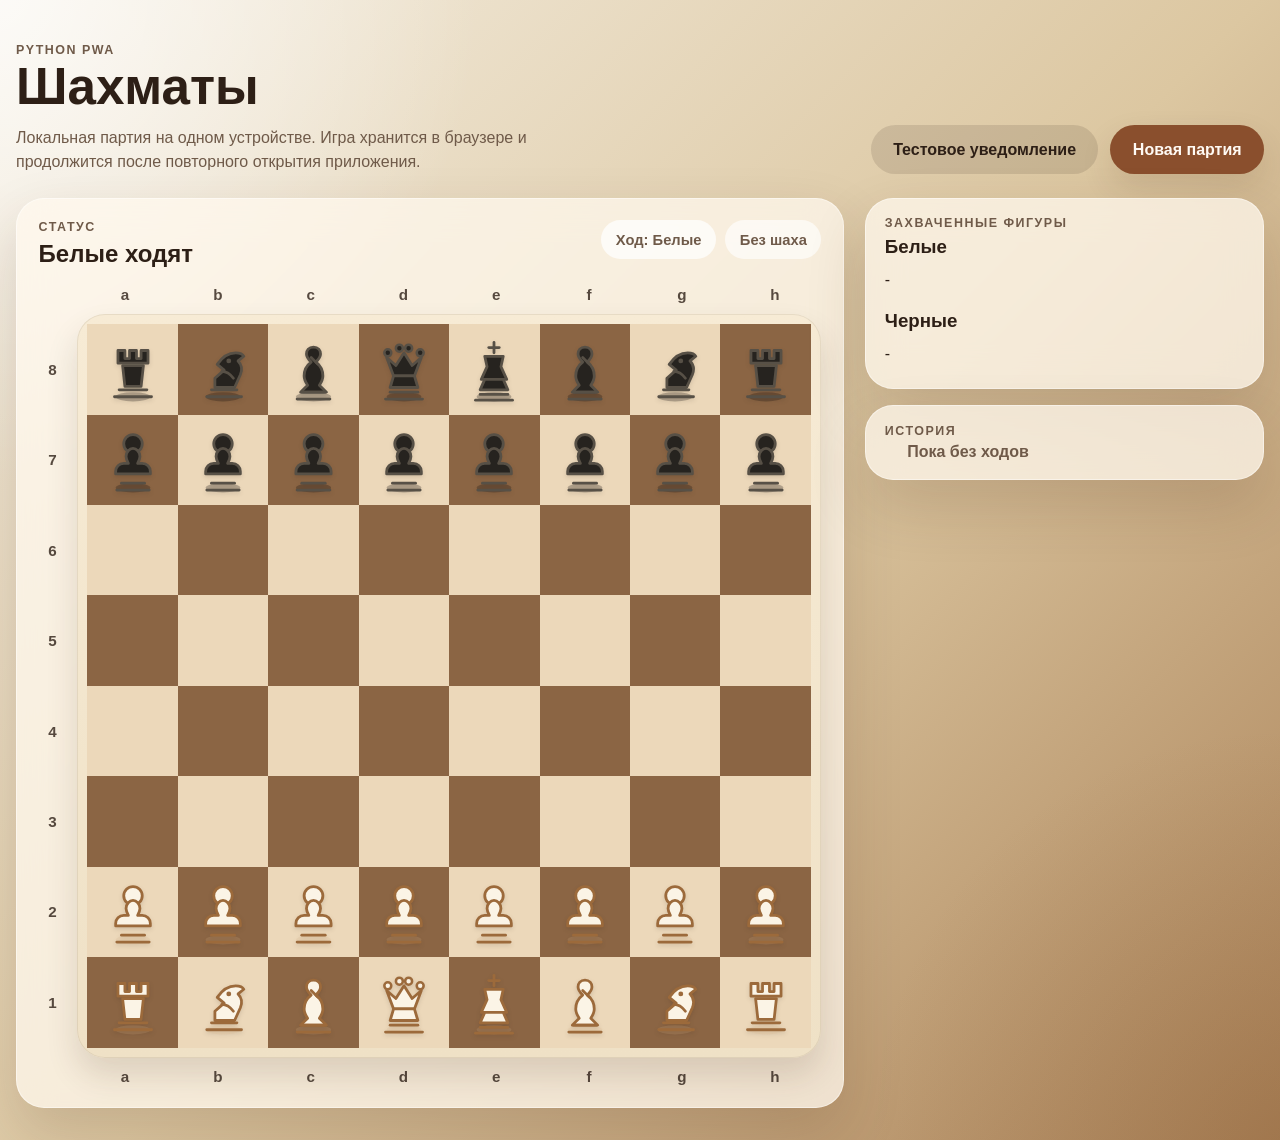
<file: docs/index.html>
<!DOCTYPE html>
<html lang="ru">
  <head>
    <meta charset="UTF-8" />
    <meta name="viewport" content="width=device-width, initial-scale=1.0, viewport-fit=cover" />
    <meta name="theme-color" content="#d9c7a2" />
    <meta name="description" content="Локальные шахматы в формате PWA на Python" />
    <meta name="apple-mobile-web-app-capable" content="yes" />
    <meta name="apple-mobile-web-app-title" content="Chess PWA" />
    <meta name="apple-mobile-web-app-status-bar-style" content="default" />
    <meta name="format-detection" content="telephone=no" />
    <link rel="manifest" href="./manifest.webmanifest" />
    <link rel="apple-touch-icon" sizes="180x180" href="./apple-touch-icon.png" />
    <link rel="stylesheet" href="./styles.css" />
    <title>Local Chess PWA</title>
  </head>
  <body>
    <main class="shell">
      <section class="hero">
        <div>
          <p class="eyebrow">Python PWA</p>
          <h1>Шахматы</h1>
          <p class="lead">
            Локальная партия на одном устройстве. Игра хранится в браузере
            и продолжится после повторного открытия приложения.
          </p>
        </div>
        <div class="hero-actions">
          <button id="notifyButton" class="secondary">Тестовое уведомление</button>
          <button id="installButton" class="secondary" hidden>Установить приложение</button>
          <button id="resetButton">Новая партия</button>
        </div>
      </section>

      <section class="layout">
        <div class="board-card">
          <div class="board-topline">
            <div>
              <p class="label">Статус</p>
              <h2 id="statusText">Загрузка партии...</h2>
            </div>
            <div class="chip-row">
              <span class="chip" id="turnChip">Ход</span>
              <span class="chip" id="checkChip">Без шаха</span>
            </div>
          </div>

          <div class="board-wrap">
            <div class="axis axis-files axis-top" id="filesTop"></div>
            <div class="playfield">
              <div class="axis axis-ranks" id="ranksLeft"></div>
              <div class="board" id="board"></div>
            </div>
            <div class="axis axis-files axis-bottom" id="filesBottom"></div>
          </div>
        </div>

        <aside class="sidebar">
          <section class="panel">
            <p class="label">Захваченные фигуры</p>
            <div class="captures">
              <div>
                <h3>Белые</h3>
                <p id="capturedWhite" class="piece-list">-</p>
              </div>
              <div>
                <h3>Черные</h3>
                <p id="capturedBlack" class="piece-list">-</p>
              </div>
            </div>
          </section>

          <section class="panel">
            <p class="label">История</p>
            <ol id="historyList" class="history"></ol>
          </section>
        </aside>
      </section>
    </main>

    <script src="./app.js" type="module"></script>
  </body>
  </html>
</file>
<file: docs/styles.css>
:root {
  --bg:
    radial-gradient(circle at top left, rgba(255, 255, 255, 0.72), transparent 28%),
    radial-gradient(circle at bottom right, rgba(131, 87, 48, 0.26), transparent 24%),
    linear-gradient(135deg, #f5efe3 0%, #dcc7a1 52%, #ab8258 100%);
  --panel: rgba(255, 249, 238, 0.74);
  --panel-strong: rgba(255, 251, 245, 0.96);
  --text: #2d1f16;
  --muted: #6f5a49;
  --accent: #8a4f2d;
  --accent-soft: #c18f6a;
  --board-frame: #efe1c6;
  --board-light: #ecd8ba;
  --board-dark: #8b6544;
  --selected: #ffe082;
  --move: #4f7b35;
  --move-soft: rgba(96, 146, 67, 0.22);
  --danger: #b74b4b;
  --shadow: 0 26px 60px rgba(71, 39, 16, 0.16);
  --shadow-soft: 0 14px 32px rgba(71, 39, 16, 0.12);
  --safe-top: env(safe-area-inset-top, 0px);
  --safe-right: env(safe-area-inset-right, 0px);
  --safe-bottom: env(safe-area-inset-bottom, 0px);
  --safe-left: env(safe-area-inset-left, 0px);
  font-family: "Trebuchet MS", "Segoe UI", sans-serif;
  color: var(--text);
}

* {
  box-sizing: border-box;
}

body {
  margin: 0;
  min-height: 100vh;
  background: var(--bg);
  color: var(--text);
  overflow-x: hidden;
}

button {
  border: 0;
  font: inherit;
  cursor: pointer;
  transition: transform 160ms ease, opacity 160ms ease, background 160ms ease;
}

button:hover {
  transform: translateY(-1px);
}

.hero-actions button {
  border-radius: 999px;
  padding: 0.95rem 1.4rem;
  font-weight: 700;
  background: var(--accent);
  color: #fffaf4;
  box-shadow: var(--shadow-soft);
}

.hero-actions button.is-pending {
  opacity: 0.72;
}

.hero-actions button.secondary {
  background: rgba(45, 31, 22, 0.12);
  color: var(--text);
  box-shadow: none;
}

.shell {
  width: min(1280px, calc(100vw - 2rem));
  margin: 0 auto;
  padding:
    calc(1.5rem + var(--safe-top))
    max(var(--safe-right), 0px)
    calc(2rem + var(--safe-bottom))
    max(var(--safe-left), 0px);
}

.hero {
  display: flex;
  justify-content: space-between;
  gap: 1rem;
  align-items: end;
  padding: 1.2rem 0 1.5rem;
}

.eyebrow,
.label {
  margin: 0 0 0.35rem;
  text-transform: uppercase;
  letter-spacing: 0.12em;
  color: var(--muted);
  font-size: 0.78rem;
  font-weight: 700;
}

h1,
h2,
h3,
p {
  margin: 0;
}

h1 {
  font-size: clamp(2rem, 4vw, 3.5rem);
  line-height: 0.95;
  max-width: 12ch;
}

.lead {
  max-width: 58ch;
  color: var(--muted);
  margin-top: 0.9rem;
  line-height: 1.5;
}

.hero-actions {
  display: flex;
  gap: 0.75rem;
  flex-wrap: wrap;
  justify-content: end;
}

.layout {
  display: grid;
  grid-template-columns: minmax(0, 1.35fr) minmax(280px, 0.65fr);
  gap: 1.35rem;
  align-items: start;
}

.board-card,
.panel {
  background: var(--panel);
  backdrop-filter: blur(18px);
  border: 1px solid rgba(255, 255, 255, 0.45);
  border-radius: 28px;
  box-shadow: var(--shadow);
}

.board-card {
  padding: 1.35rem;
}

.board-topline {
  display: flex;
  justify-content: space-between;
  gap: 1rem;
  align-items: start;
  margin-bottom: 1.15rem;
}

.chip-row {
  display: flex;
  gap: 0.6rem;
  flex-wrap: wrap;
  justify-content: end;
}

.chip {
  display: inline-flex;
  align-items: center;
  min-height: 2.4rem;
  padding: 0.5rem 0.9rem;
  border-radius: 999px;
  background: rgba(255, 255, 255, 0.72);
  color: var(--muted);
  font-size: 0.92rem;
  font-weight: 700;
}

.board-wrap {
  display: grid;
  gap: 0.65rem;
  width: 100%;
  max-width: 100%;
}

.playfield {
  display: grid;
  grid-template-columns: 28px minmax(0, 1fr);
  gap: 0.65rem;
  align-items: stretch;
}

.board {
  display: grid;
  grid-template-columns: repeat(8, 1fr);
  grid-template-rows: repeat(8, 1fr);
  grid-auto-rows: 1fr;
  width: 100%;
  aspect-ratio: 1;
  max-width: min(78vw, 820px);
  justify-self: stretch;
  padding: 0.65rem;
  border-radius: 28px;
  background: linear-gradient(180deg, #f7ebd5 0%, var(--board-frame) 100%);
  overflow: hidden;
  box-shadow:
    inset 0 0 0 1px rgba(45, 31, 22, 0.08),
    0 18px 32px rgba(66, 36, 15, 0.14);
}

.square {
  position: relative;
  display: grid;
  place-items: center;
  width: 100%;
  height: 100%;
  aspect-ratio: 1;
  border: 0;
  padding: 0;
  margin: 0;
  min-width: 0;
  min-height: 0;
  border-radius: 0;
  background: transparent;
  font-size: clamp(1.7rem, 3vw, 2.9rem);
  cursor: pointer;
  transition: transform 120ms ease, filter 120ms ease;
}

.square:hover {
  filter: brightness(1.03);
}

.square.light {
  background: var(--board-light);
}

.square.dark {
  background: var(--board-dark);
}

.square.selected {
  box-shadow: inset 0 0 0 5px rgba(255, 224, 130, 0.92);
}

.square.last-move::after,
.square.legal::after {
  content: "";
  position: absolute;
  inset: 18%;
  border-radius: 999px;
}

.square.last-move::after {
  inset: 0;
  border-radius: 0;
  background: rgba(255, 255, 255, 0.14);
}

.square.legal::after {
  background: var(--move-soft);
  box-shadow: 0 0 0 2px rgba(255, 255, 255, 0.34) inset;
}

.square.legal.occupied::after {
  inset: 10%;
  background: transparent;
  border: 4px solid rgba(96, 146, 67, 0.74);
}

.piece {
  position: relative;
  z-index: 1;
  display: grid;
  place-items: center;
  width: 82%;
  height: 82%;
}

.piece-image {
  width: 100%;
  height: 100%;
  display: block;
  object-fit: contain;
  user-select: none;
  -webkit-user-drag: none;
  filter: drop-shadow(0 2px 2px rgba(44, 31, 21, 0.14));
}

.piece-image-compact {
  width: 1.15rem;
  height: 1.15rem;
}

.axis {
  display: grid;
  color: rgba(45, 31, 22, 0.8);
  font-weight: 700;
}

.axis-files {
  grid-template-columns: repeat(8, 1fr);
  width: 100%;
  padding-left: 40px;
}

.axis-ranks {
  grid-template-rows: repeat(8, 1fr);
  align-items: center;
  padding: 0.65rem 0;
  width: 28px;
}

.axis span {
  display: grid;
  place-items: center;
  font-size: 0.95rem;
}

.sidebar {
  display: grid;
  gap: 1rem;
  position: sticky;
  top: 1rem;
}

.panel {
  padding: 1.1rem 1.15rem;
}

.captures {
  display: grid;
  gap: 0.85rem;
}

.piece-list {
  margin-top: 0.4rem;
  min-height: 2rem;
  display: flex;
  flex-wrap: wrap;
  gap: 0.3rem;
  align-items: center;
}

.history {
  list-style: decimal-leading-zero;
  padding-left: 1.4rem;
  margin: 0.35rem 0 0;
  display: grid;
  gap: 0.4rem;
  max-height: 260px;
  overflow: auto;
}

.history li {
  display: flex;
  align-items: center;
  gap: 0.45rem;
  color: var(--muted);
  font-weight: 600;
}

@media (max-width: 1100px) {
  .hero,
  .board-topline {
    grid-template-columns: 1fr;
    display: grid;
  }

  .layout {
    grid-template-columns: 1fr;
  }

  .sidebar {
    position: static;
  }

  .board-wrap {
    max-width: none;
  }

  .board {
    width: 100%;
    max-width: none;
    justify-self: stretch;
  }

  .axis-files {
    width: 100%;
  }
}

@media (max-width: 820px) {
  .shell {
    width: 100%;
    padding:
      calc(0.8rem + var(--safe-top))
      max(0.75rem, var(--safe-right))
      calc(1rem + var(--safe-bottom))
      max(0.75rem, var(--safe-left));
  }

  .hero {
    display: grid;
    gap: 0.9rem;
    align-items: start;
    padding: 0 0 0.9rem;
  }

  .lead {
    display: none;
  }

  h1 {
    max-width: none;
    font-size: clamp(1.65rem, 7vw, 2.35rem);
  }

  .hero-actions {
    display: grid;
    grid-template-columns: repeat(2, minmax(0, 1fr));
    gap: 0.65rem;
    width: 100%;
  }

  .hero-actions button {
    width: 100%;
    min-width: 0;
    padding: 0.9rem 1rem;
  }

  .layout {
    gap: 0.85rem;
  }

  .board-card,
  .panel {
    border-radius: 24px;
  }

  .board-card {
    padding: 0.9rem;
  }

  .board-topline {
    display: grid;
    gap: 0.75rem;
    margin-bottom: 0.9rem;
  }

  .chip-row {
    justify-content: start;
  }

  .chip {
    min-height: 2.2rem;
    padding: 0.45rem 0.8rem;
    font-size: 0.88rem;
  }

  .board-wrap {
    gap: 0.45rem;
  }

  .playfield {
    grid-template-columns: 18px minmax(0, 1fr);
    gap: 0.35rem;
  }

  .board {
    max-width: none;
    padding: 0.32rem;
    border-radius: 22px;
  }

  .axis-files {
    padding-left: 22px;
  }

  .axis-ranks {
    width: 18px;
    padding: 0.32rem 0;
  }

  .axis span {
    font-size: 0.72rem;
  }

  .square {
    font-size: clamp(1.45rem, 8.2vw, 2.1rem);
  }

  .sidebar {
    gap: 0.75rem;
  }

  .panel {
    padding: 0.95rem;
  }

  .captures {
    grid-template-columns: repeat(2, minmax(0, 1fr));
    gap: 0.75rem;
  }

  .piece-list {
    font-size: 1.1rem;
  }

  .history {
    max-height: 180px;
  }

}

@media (max-width: 560px) {
  .playfield {
    grid-template-columns: 16px minmax(0, 1fr);
    gap: 0.3rem;
  }

  .axis-files {
    padding-left: 18px;
  }

  .axis-ranks {
    width: 16px;
  }

  .axis span {
    font-size: 0.68rem;
  }

  .square {
    font-size: clamp(1.28rem, 8.7vw, 1.95rem);
  }

  .hero-actions {
    grid-template-columns: 1fr;
  }
}
</file>
